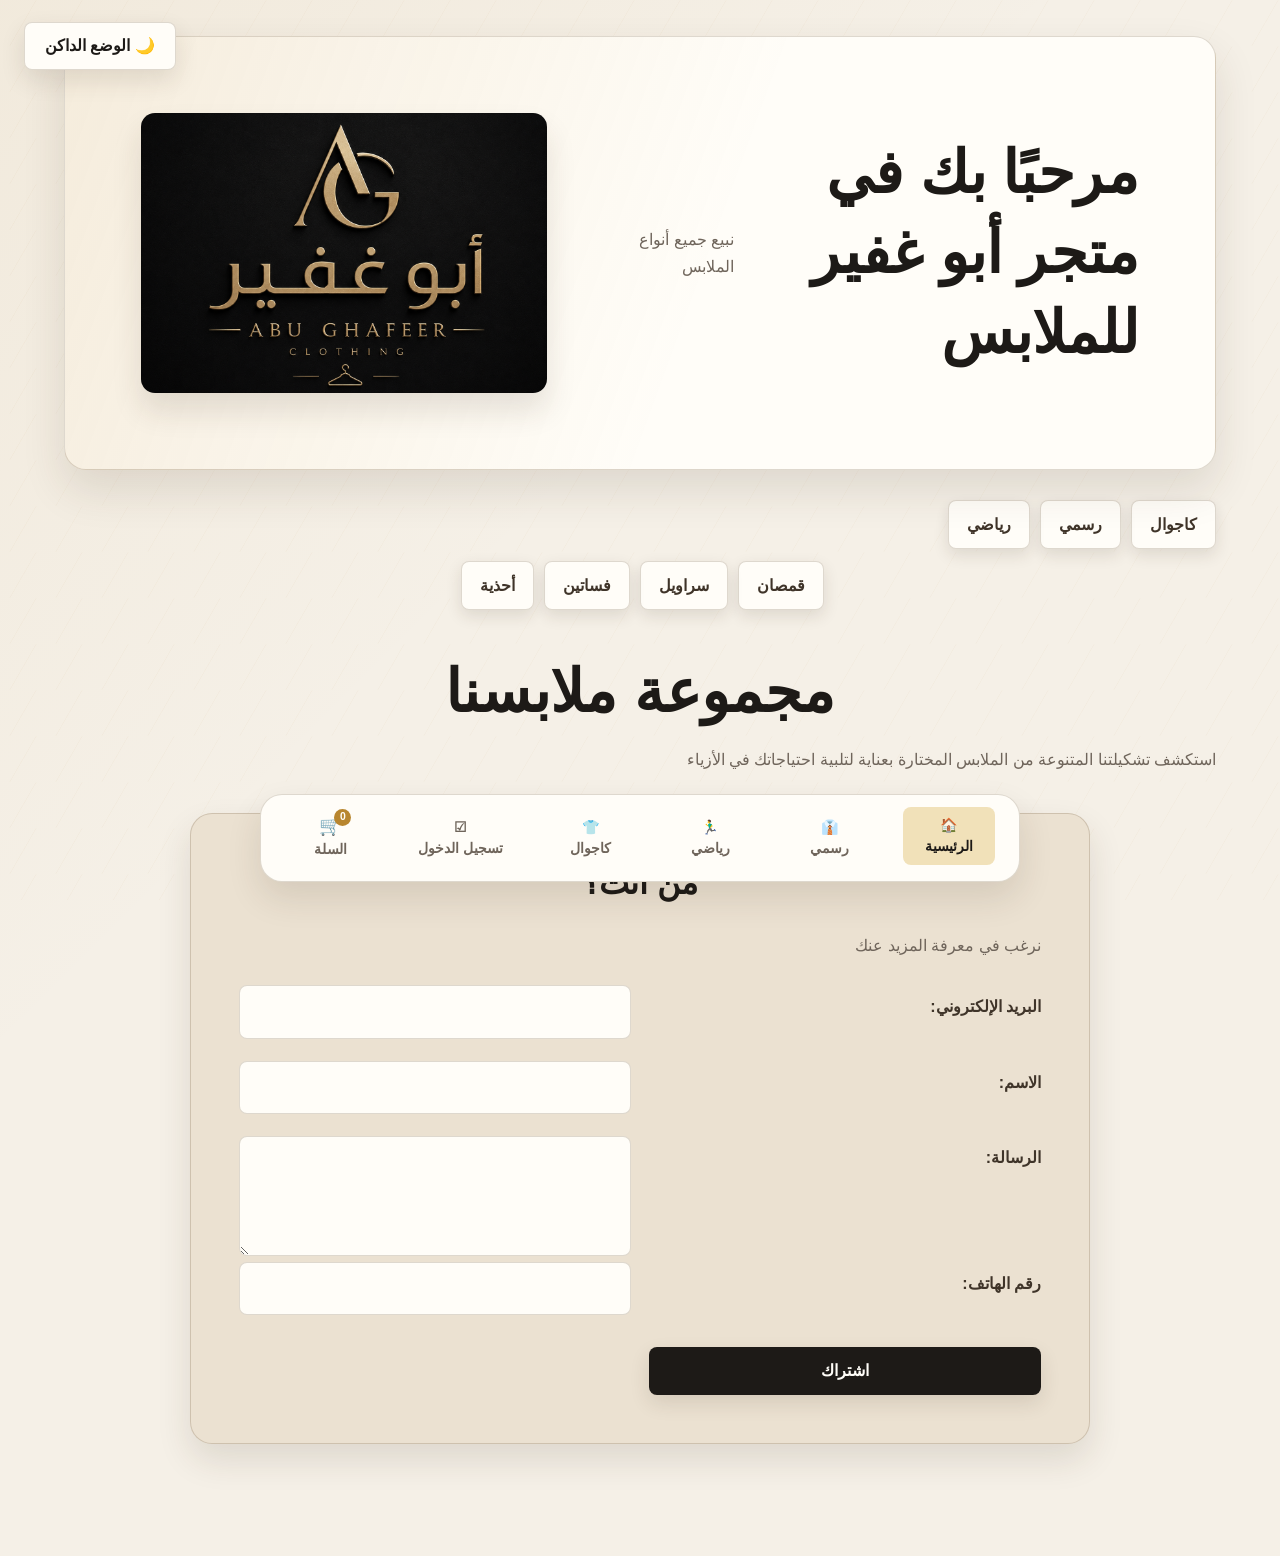
<file: index.html>
<!DOCTYPE  html>
<html>
    <head>
        <meta name="viewport" content="width=device-width, initial-scale=1.0">
        <title>متجر الملابس</title>
        <link rel="stylesheet" href="style.css">
    </head>
    <body>
 
       <div class="bottom-nav">
        <a href="index.html" class="nav-item active">
            <div class="icon">🏠</div>
            <span>الرئيسية</span>
        </a>
        <a href="formal.html" class="nav-item">
            <div class="icon">👔</div>
            <span>رسمي</span>
        </a>
        <a href="sport.html" class="nav-item">
            <div class="icon">🏃‍♂️</div>
            <span>رياضي</span>
        </a>
        <a href="informal.html" class="nav-item">
            <div class="icon">👕</div>
            <span>كاجوال</span>
        </a>
        <a href="open.html" class="nav-item">
            <div class="icon">☑</div>
            <span>تسجيل الدخول</span>
        </a>
       </div>
        <div id="hero">
          

        <h1>مرحبًا بك في متجر أبو غفير للملابس</h1>
        <p>نبيع جميع أنواع الملابس</p>
        
    <img src="a1.png" alt="صورة ملابس" >
</div>
        </div>
        <button id="themeBtn">🌙 الوضع الداكن</button>
        <ul class="a1">
            <li>كاجوال </li>
            <li>رسمي </li>
            <li>رياضي</li>
        </ul class="a1">
        <ul class="a2">
            <li>قمصان</li>
            <li>سراويل</li>
            <li>فساتين</li>
            <li>أحذية</li>
        </ul class="a2">
        <h1>مجموعة ملابسنا</h1>
        <p>استكشف تشكيلتنا المتنوعة من الملابس المختارة بعناية لتلبية احتياجاتك في الأزياء</p>

      <div>

     
 <h2>من أنت؟</h2>
     <p>نرغب في معرفة المزيد عنك</p>
        <form>
            <label for="email">البريد الإلكتروني:</label>
            <input type="email" id="email" name="email" required>
            <label for="name">الاسم:</label>
            <input type="text" id="name" name="name" required>
            <label for="message">الرسالة:</label>
            <textarea id="message" name="message" required></textarea>
            <label for="number">رقم الهاتف:</label>
            <input type="tel" id="number" name="number" required>
            <button type="submit">اشتراك</button>
        </form>
      </div>
      </section>
      
    <script src="script.js"></script>
</body>
</html>
</file>
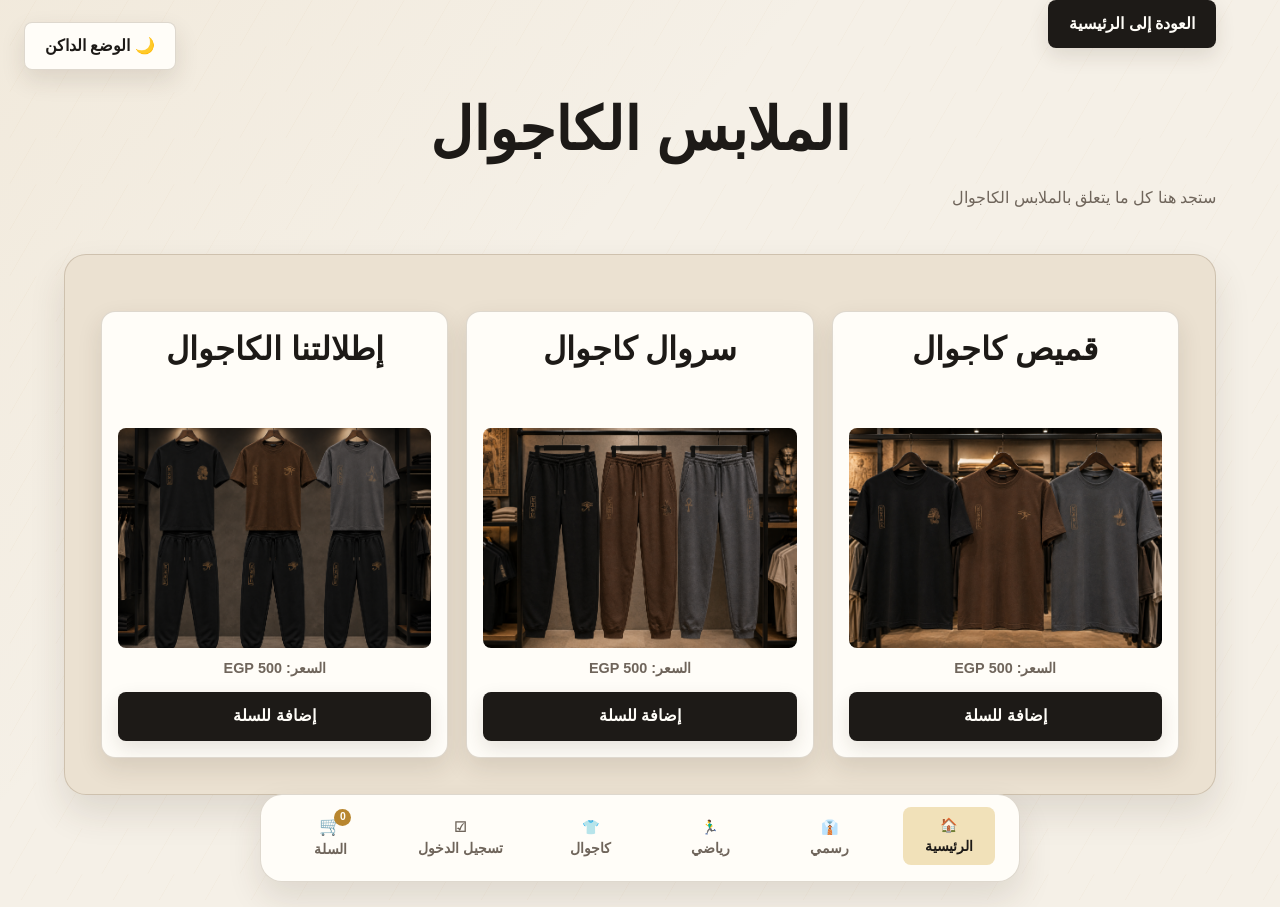
<file: informal.html>
<!DOCTYPE html>
<html lang="ar">
<head>
    <meta name="viewport" content="width=device-width, initial-scale=1.0">
    <title>ملابس كاجوال</title>
    <link rel="stylesheet" href="style.css">
</head>
<body>
    <div class="bottom-nav">
        <a href="index.html" class="nav-item active">
            <div class="icon">🏠</div>
            <span>الرئيسية</span>
        </a>
        <a href="formal.html" class="nav-item">
            <div class="icon">👔</div>
            <span>رسمي</span>
        </a>
        <a href="sport.html" class="nav-item">
            <div class="icon">🏃‍♂️</div>
            <span>رياضي</span>
        </a>
        <a href="informal.html" class="nav-item">
            <div class="icon">👕</div>
            <span>كاجوال</span>
        </a>
        <a href="open.html" class="nav-item">
            <div class="icon">☑</div>
            <span>تسجيل الدخول</span>
        </a>
       </div>
    <a href="index.html">
        <button>العودة إلى الرئيسية</button>
    </a>
    <button id="themeBtn">🌙 الوضع الداكن</button>
    <h1>الملابس الكاجوال</h1>
    <p>ستجد هنا كل ما يتعلق بالملابس الكاجوال</p>
    <section id="cards" class="cards section">
        <div class="cards-container">
            <div class="card">
                <h2>قميص كاجوال</h2>
                <img src="f1.png" height="200">
            </div>
            <div class="card">
                <h2>سروال كاجوال</h2>
                <img src="f2.png" height="200">
            </div>
            <div class="card">
                <h2>إطلالتنا الكاجوال</h2>
                <img src="f3.png" height="200">
            </div>
        </div>
    </section>
    <script src="script.js"></script>
</body>
</html>
</file>
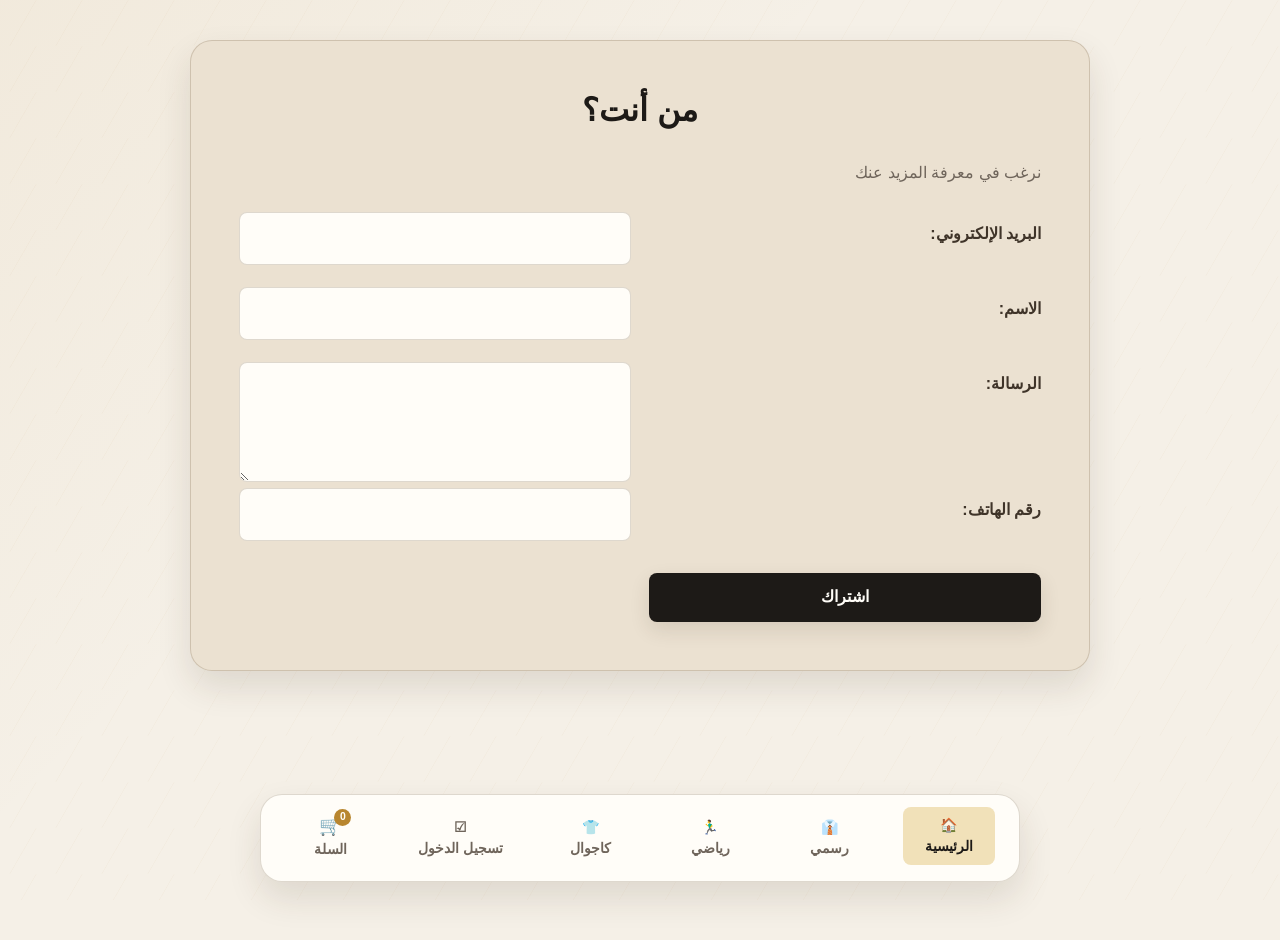
<file: open.html>
<!DOCTYPE html>
<html lang="en">
<head>
    <meta charset="UTF-8">
    <meta name="viewport" content="width=device-width, initial-scale=1.0">
    <title>Document</title>
    <link rel="stylesheet" href="style.css">
</head>
<body>
    <div class="bottom-nav">
        <a href="index.html" class="nav-item active">
            <div class="icon">🏠</div>
            <span>الرئيسية</span>
        </a>
        <a href="formal.html" class="nav-item">
            <div class="icon">👔</div>
            <span>رسمي</span>
        </a>
        <a href="sport.html" class="nav-item">
            <div class="icon">🏃‍♂️</div>
            <span>رياضي</span>
        </a>
        <a href="informal.html" class="nav-item">
            <div class="icon">👕</div>
            <span>كاجوال</span>
        </a>
        <a href="open.html" class="nav-item">
            <div class="icon">☑</div>
            <span>تسجيل الدخول</span>
        </a>
       </div>
    <div>
 <h2>من أنت؟</h2>
     <p>نرغب في معرفة المزيد عنك</p>
        <form>
            <label for="email">البريد الإلكتروني:</label>
            <input type="email" id="email" name="email" required>
            <label for="name">الاسم:</label>
            <input type="text" id="name" name="name" required>
            <label for="message">الرسالة:</label>
            <textarea id="message" name="message" required></textarea>
            <label for="number">رقم الهاتف:</label>
            <input type="tel" id="number" name="number" required>
            <button type="submit">اشتراك</button>
        </form>
      </div>
        <script src="script.js"></script>
</body>
</html>
</file>
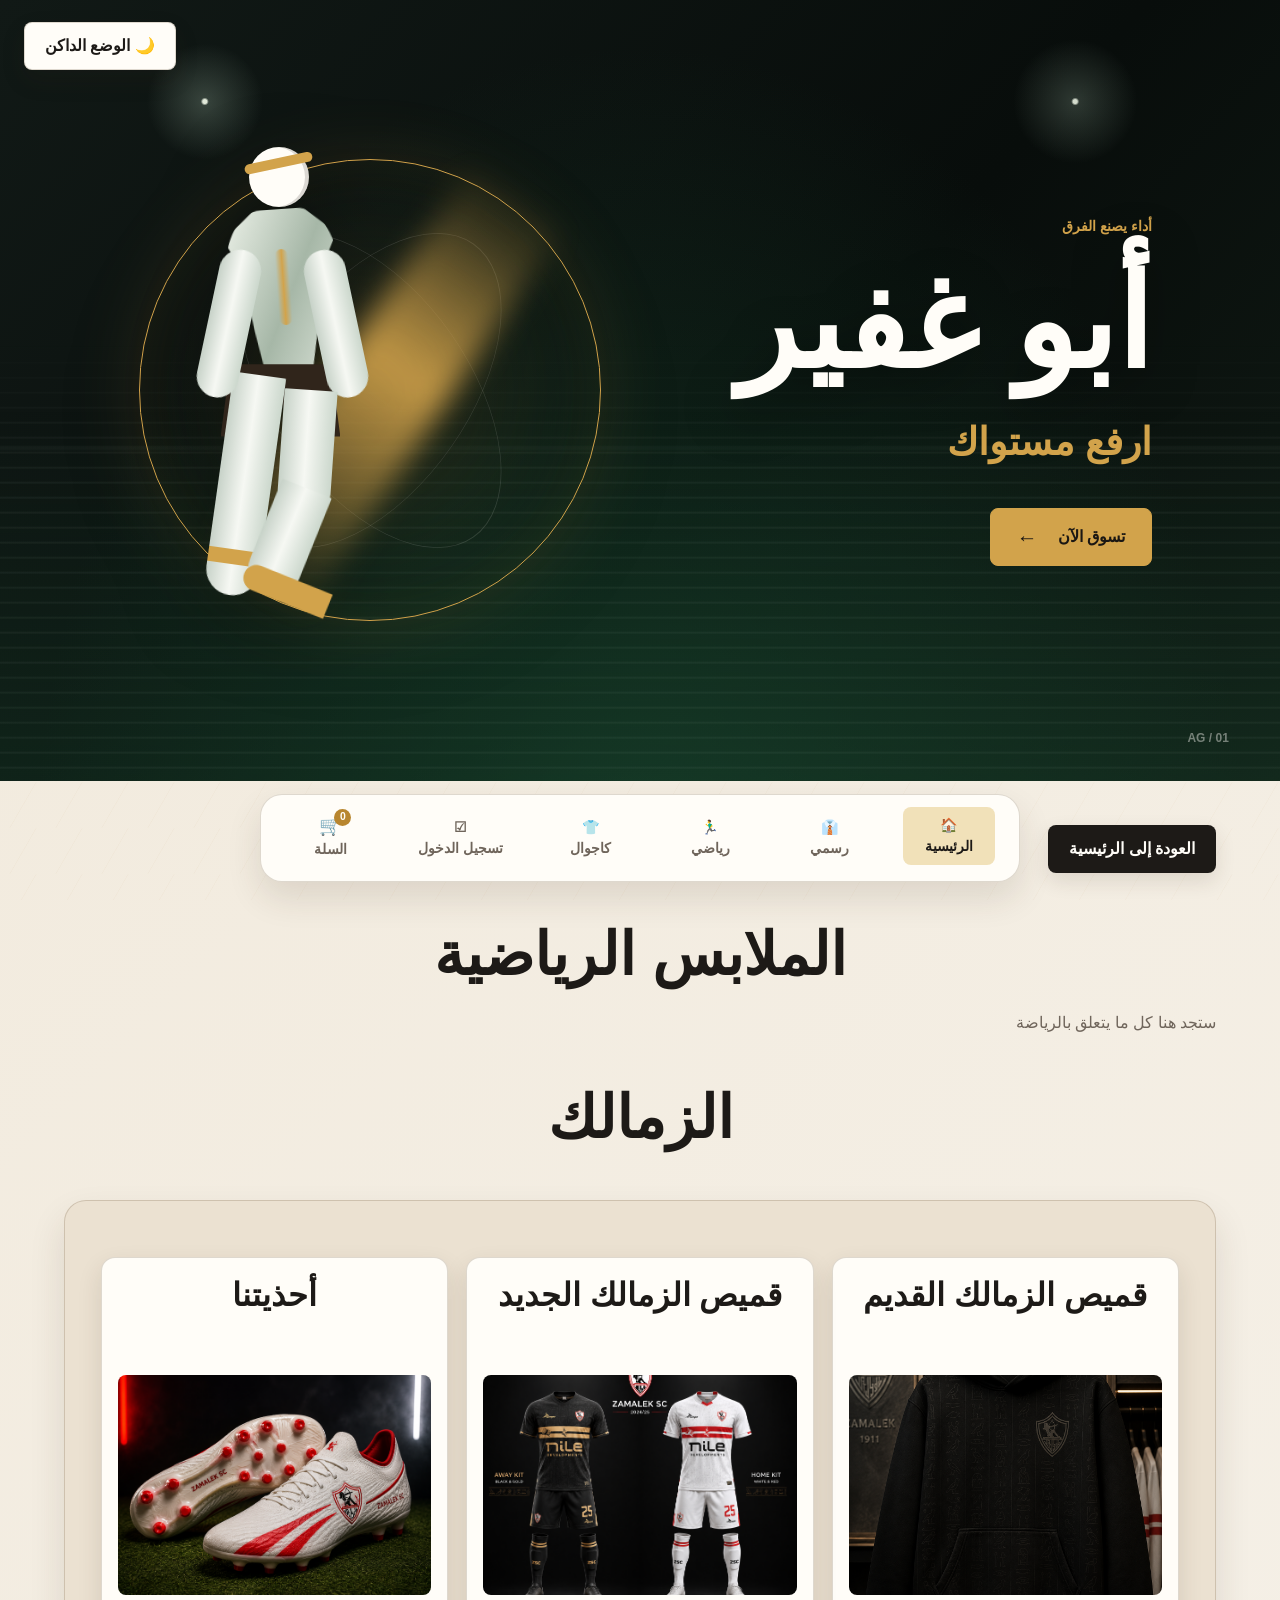
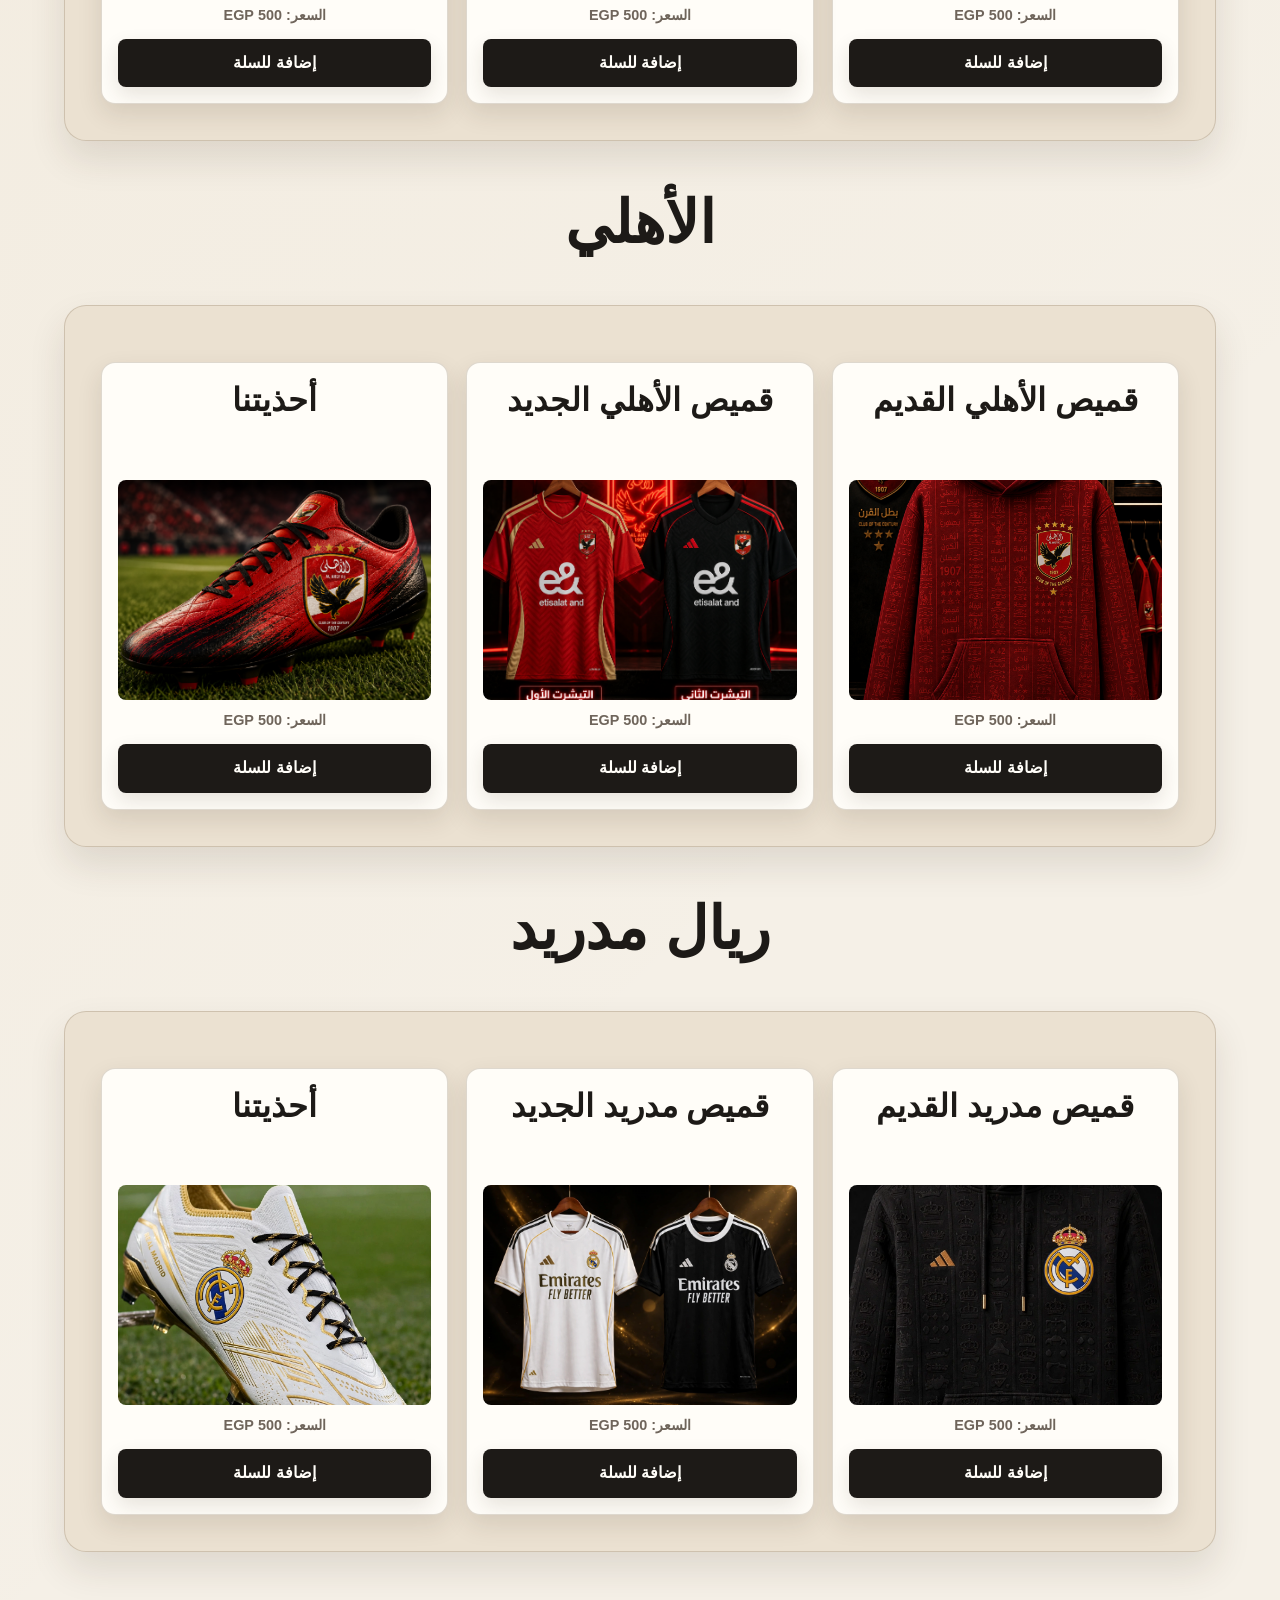
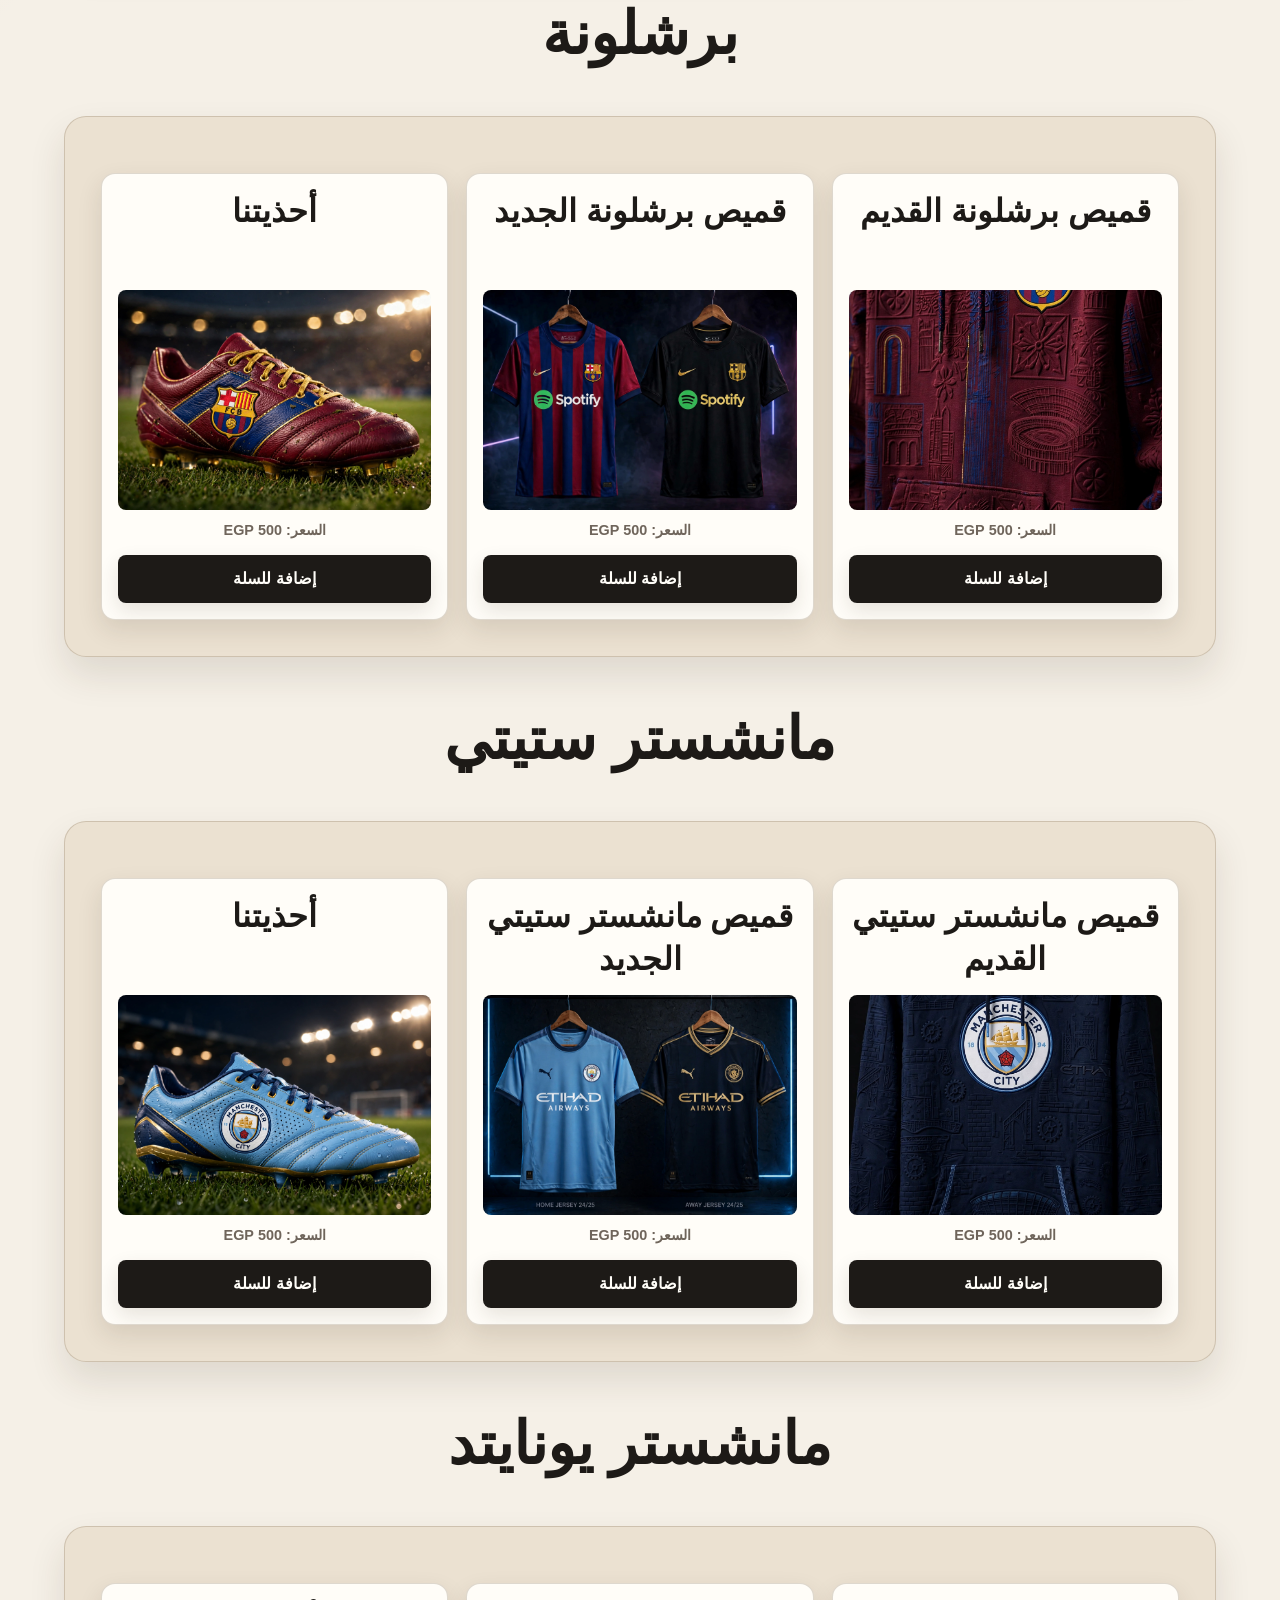
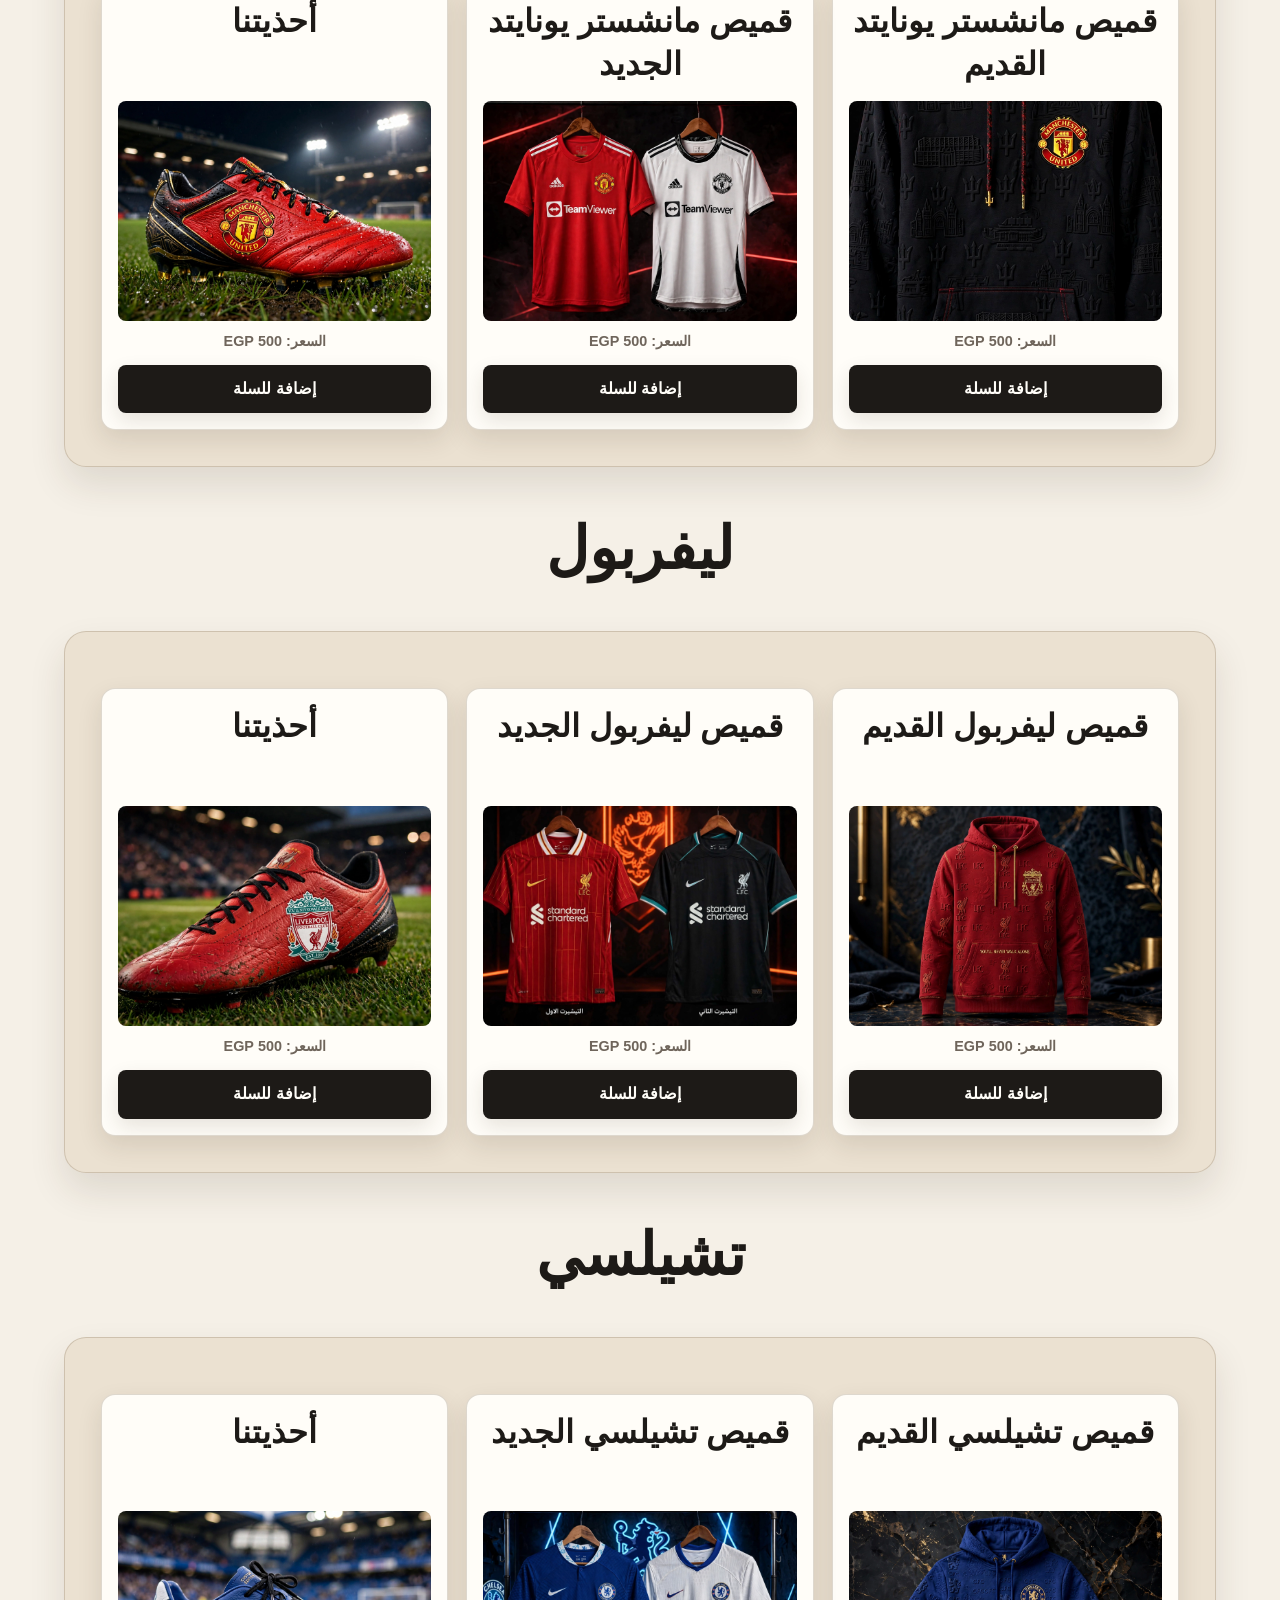
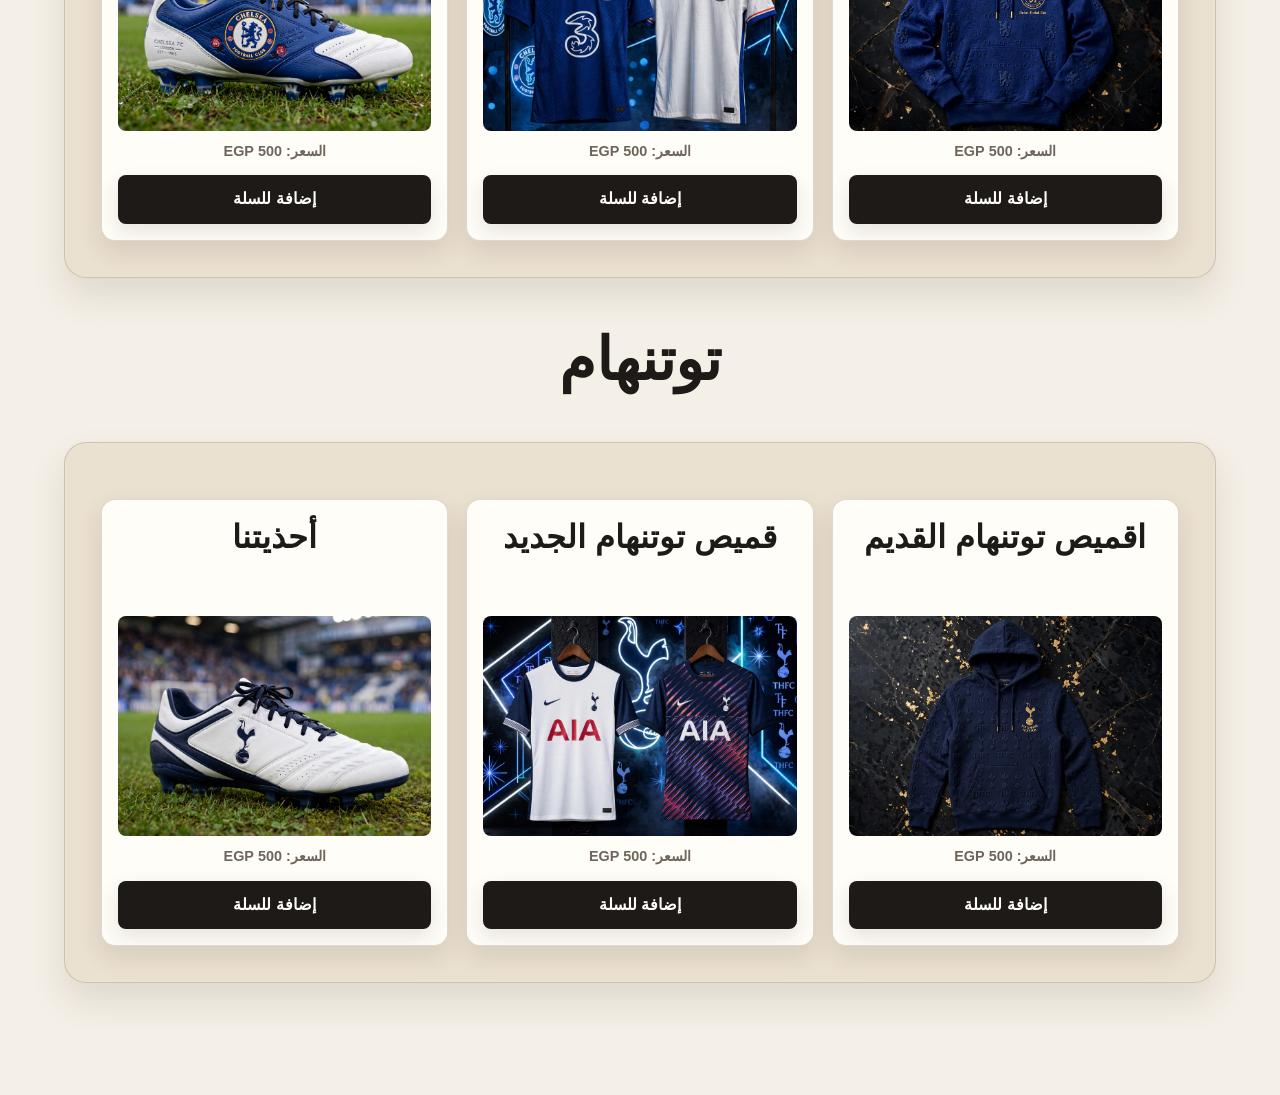
<file: sport.html>
<!DOCTYPE html>
<html lang="ar">
<head>
  <meta name="viewport" content="width=device-width, initial-scale=1.0">
    <link rel="stylesheet" href="style.css">
    <title>ملابس رياضية</title>
</head>
<body>
  <section class="sport-hero" aria-labelledby="sport-hero-title">
    <div class="sport-hero__content">
      <p class="sport-hero__eyebrow">أداء يصنع الفرق</p>
      <h1 class="sport-hero__title" id="sport-hero-title">أبو غفير</h1>
      <p class="sport-hero__slogan">ارفع مستواك</p>
      <a class="sport-hero__button" href="#cards">تسوق الآن <span aria-hidden="true">←</span></a>
    </div>
    <!-- PLAYER MEDIA PLACEHOLDER: Replace the CSS action figure with original, locally supplied football footage. -->
    <div class="sport-hero__visual" aria-hidden="true">
      <span class="sport-hero__runner">
        <span class="sport-hero__head"></span>
        <span class="sport-hero__torso"></span>
        <span class="sport-hero__shorts"></span>
        <span class="sport-hero__arm sport-hero__arm--back"></span>
        <span class="sport-hero__arm sport-hero__arm--front"></span>
        <span class="sport-hero__support-leg"></span>
        <span class="sport-hero__kick-leg"><span class="sport-hero__kick-calf"><span class="sport-hero__boot"></span></span></span>
      </span>
      <span class="sport-hero__ball"><span></span></span>
      <span class="sport-hero__ring"></span>
      <span class="sport-hero__slash"></span>
      <span class="sport-hero__glow"></span>
    </div>
    <span class="sport-hero__index" aria-hidden="true">AG / 01</span>
  </section>
    
    <div class="bottom-nav">
        <a href="index.html" class="nav-item active">
            <div class="icon">🏠</div>
            <span>الرئيسية</span>
        </a>
        <a href="formal.html" class="nav-item">
            <div class="icon">👔</div>
            <span>رسمي</span>
        </a>
        <a href="sport.html" class="nav-item">
            <div class="icon">🏃‍♂️</div>
            <span>رياضي</span>
        </a>
        <a href="informal.html" class="nav-item">
            <div class="icon">👕</div>
            <span>كاجوال</span>
        </a>
        <a href="open.html" class="nav-item">
            <div class="icon">☑</div>
            <span>تسجيل الدخول</span>
        </a>
       </div>
    <a href="index.html">
        <button>العودة إلى الرئيسية</button>
    </a>
     <button id="themeBtn">🌙 الوضع الداكن</button>
    <h1>الملابس الرياضية</h1>
    <p>ستجد هنا كل ما يتعلق بالرياضة</p>
    <h1>الزمالك</h1>
      <section id="cards" class="cards section">
            <div class="cards-container">
                
                <div class="card">
    <h2>قميص الزمالك القديم</h2>
      <img src="z1.png" height="200">
        </div>
<div class="card">
    <h2>قميص الزمالك الجديد</h2>
    <img src="z2.png" height="200">
</div>
<div class="card">
    <h2>أحذيتنا</h2>
    <img src="z3.png" height="200">
    
</div>
            </div>
      </section>
    <h1>الأهلي</h1>
      <section id="cards" class="cards section">
      <div class="cards-container">
        
        <div class="card">
            <h2>قميص الأهلي القديم</h2>
            <img src="n1.png" height="200">
        </div>
        <div class="card">
            <h2>قميص الأهلي الجديد</h2>
            <img src="n2.png" height="200">
        </div>
        <div class="card">
            <h2>أحذيتنا</h2>
            <img src="n3.png" height="200">
        </div>
      </div>
        </section>
           <h1>ريال مدريد</h1>
      <section id="cards" class="cards section">
            <div class="cards-container">
                
                <div class="card">
    <h2>قميص مدريد القديم</h2>
      <img src="m1.webp" height="200">
        </div>
<div class="card">
    <h2>قميص مدريد الجديد</h2>
    <img src="m2.webp" height="200">
</div>
<div class="card">
    <h2>أحذيتنا</h2>
    <img src="m3.webp" height="200">
    
</div>
            </div>
      </section>
      <h1>برشلونة</h1>
      
      <section id="cards" class="cards section">
        <div class="cards-container">
          <div class="card">
            <h2>قميص برشلونة القديم</h2>
            <img src="br.webp" height="200">
          </div>
          <div class="card">
            <h2>قميص برشلونة الجديد</h2>
            <img src="br2.webp" height="200">
          </div>
          <div class="card">
            <h2>أحذيتنا</h2>
            <img src="br3.webp" height="200">
          </div>
        </div>
      </section>
      <h1>مانشستر ستيتي</h1>
      <section id="cards" class="cards section">
        <div class="cards-container">
            <div class="card">
               
                <h2>قميص مانشستر ستيتي القديم</h2>
                <img src="ms1.webp" height="200">
            </div>
            <div class="card">
                <h2>قميص مانشستر ستيتي الجديد</h2>
                <img src="ms2.webp" height="200">
            </div>
            <div class="card">
                <h2>أحذيتنا</h2>
                <img src="ms3.webp" height="200">
            </div>
        </div>
      </section>
      <h1>مانشستر يونايتد</h1>
      <section id="cards" class="cards section">
        <div class="cards-container">
            <div class="card">
               
                <h2>قميص مانشستر يونايتد القديم</h2>
                <img src="mu1.webp" height="200">
            </div>
            <div class="card">
                <h2>قميص مانشستر يونايتد الجديد</h2>
                <img src="mu2.webp" height="200">
            </div>
            <div class="card">
                <h2>أحذيتنا</h2>
                <img src="mu3.webp" height="200">
            </div>
        </div>
      </section>
      <h1>ليفربول</h1>
      <section id="carrds" class="cards section">
        <div class="cards-container">
            <div class="card">
               
                <h2>قميص ليفربول القديم</h2>
                <img src="l1.webp" height="200">
            </div>
            <div class="card">
                <h2>قميص ليفربول الجديد</h2>
                <img src="l2.webp" height="200">
            </div>
            <div class="card">
                <h2>أحذيتنا</h2>
                <img src="l3.webp" height="200">
            </div>
        </div>
      </section>
      <h1>تشيلسي</h1>
      <section id="cards" class="cards section">
        <div class="cards-container">
            <div class="card">
                
                <h2>قميص تشيلسي القديم</h2>
                <img src="ch1.webp" height="200">
            </div>
            <div class="card">
                <h2>قميص تشيلسي الجديد</h2>
                <img src="ch2.webp" height="200">
            </div>
            <div class="card">
                <h2>أحذيتنا</h2>
                <img src="ch3.webp" height="200">
            </div>
        </div>
      </section>
      <h1>توتنهام</h1>
      <section id="cards" class="cards section">
        <div class="cards-container">
            
            <div class="card">
                
                <h2>  اقميص توتنهام القديم</h2>
                <img src="t1.webp" height="200">
            </div>
            <div class="card">
                <h2>قميص توتنهام الجديد</h2>
                <img src="t2.webp" height="200">
            </div>
            <div class="card">
                <h2>أحذيتنا</h2>
                <img src="t3.webp" height="200">
            </div>
        </div>
        </section>

      <script src="script.js"></script>
</body>
</html>
</file>
<file: style.css>
h1 {
            color: blue;
            font-size: 36px;
            text-align: center;
            line-height: 1.5;
        }
body {
            font-family: Arial, sans-serif;
            background-color: lightgray;
            margin: 0;
            padding: 0;
            direction: rtl;
            text-align: right;
        }
        body.dark{
            background-color: rgba(0, 0, 0, 0.826);
            color: white;
        }
        label {
            display: block;
            margin-bottom: 8px;
            font-weight: bold;
            line-height: 1.5;
            display: block;

        }
        input{

            width: 100%;
            padding: 8px;
            margin-bottom: 16px;
            border: 1px solid #ccc;
            border-radius: 6px;
            line-height: 1.5;
        }
        input:focus {
            outline: none;
            border-color: blue;
            background-color: #e19696;
        }
        h2 {
            color: blue;
            font-size: 28px;
            text-align: center;
            line-height: 1.5;
        }
        button {
            background-color: blue;
            color: white;
            padding: 12px 20px;
            border: none;
            border-radius: 8px;
            cursor: pointer;
            line-height: 1.5;
            cursor: pointer;
            transition:0.3s;
        }
        button:hover {
            background-color: #f2f2f2;
        }
        a {
            color: blue;
            text-decoration: none;
            line-height: 1.5;
        }
        a:hover {
            color: #f2f2f2;
        }

        ul.a1 {
            list-style-type: none;
            padding: 5px;
            margin-left: 90%;
            background-color: #f2f2f2;
            text-align:right;
            border:2px solid blue;
            color: gold;

        }    
        ul.a2 {
            list-style-type: none;
            padding:5px;
            margin-right: 90%;
            background-color: #f2f2f2;
            text-align:left;
            border:2px solid blue;
            color: gold;
        }
        .card {
            background-color: #f2f2f2;
            padding: 20px;
            margin-top: 20px;
            border-radius: 8px;
            width:33%;
        }
        .card img {
            width: 100%;
            height: 200px;
            border-radius: 8px; 
            box-sizing: border-box;
        }
        .cards-container {
            display: flex;
            gap: 8px;
           
        }
        section {
            padding: 8px;
            margin-top: 40px;
            background-color: goldenrod;
        }
        #hero{
            background-color: goldenrod;
            padding: 32px;
            border-radius: 12px;
            align-items:center ;
            display: flex;
            gap: 32px;
            position: relative;
        }
        .bottom-nav{
            position: fixed;
            bottom: 0;
            left: 0;
            width: 100%;
            background-color: rgba(211, 211, 211, 0.356);
            padding: 10px 20px;
            display: flex;
            justify-content: space-around;
            align-items: center;
            border-top: 2px solid #ccc;
            z-index: 1000;
        }

/* نظام الهوية البصرية الفاخر */
:root {
    --color-primary: #1d1a17;
    --color-secondary: #3f3429;
    --color-background: #f5f0e7;
    --color-background-alt: #ebe1d1;
    --color-surface: #fffdf8;
    --color-surface-muted: #e9dfd0;
    --color-text: #211d19;
    --color-muted: #6f655b;
    --color-accent: #b8862f;
    --color-accent-bright: #d2a34b;
    --color-accent-soft: #f1e1b9;
    --color-border: rgba(91, 68, 36, 0.2);
    --color-shadow: rgba(55, 39, 22, 0.12);
    --color-button-text: #fffdf8;
    --radius-sm: 8px;
    --radius-md: 14px;
    --radius-lg: 22px;
    --transition: 220ms ease;
}

body.dark {
    --color-primary: #f5eddf;
    --color-secondary: #d7c5a9;
    --color-background: #171411;
    --color-background-alt: #211c17;
    --color-surface: #27211b;
    --color-surface-muted: #31291f;
    --color-text: #f8f0e3;
    --color-muted: #c0b3a1;
    --color-accent: #d4a64e;
    --color-accent-bright: #e2bc70;
    --color-accent-soft: #4b3920;
    --color-border: rgba(225, 190, 115, 0.24);
    --color-shadow: rgba(0, 0, 0, 0.28);
    --color-button-text: #1b1713;
}

* {
    box-sizing: border-box;
}

html {
    scroll-behavior: smooth;
}

body {
    min-height: 100vh;
    margin: 0;
    padding: 0 5vw 112px;
    direction: rtl;
    text-align: right;
    color: var(--color-text);
    background: linear-gradient(135deg, rgba(184, 134, 47, 0.06), transparent 38%), var(--color-background);
    font-family: "Cairo", "Noto Kufi Arabic", Tahoma, sans-serif;
    line-height: 1.7;
    transition: background-color var(--transition), color var(--transition);
}

body::before {
    position: fixed;
    inset: 0;
    z-index: -1;
    content: "";
    pointer-events: none;
    opacity: 0.5;
    background-image: linear-gradient(120deg, transparent 49%, rgba(184, 134, 47, 0.08) 50%, transparent 51%);
    background-size: 46px 46px;
    animation: none;
}

body::after {
    display: none;
}

h1,
h2,
p {
    margin-top: 0;
}

h1,
h2 {
    color: var(--color-primary);
    line-height: 1.35;
    transition: color var(--transition);
}

h1 {
    max-width: 900px;
    margin: 42px auto 14px;
    font-size: clamp(2rem, 5vw, 3.7rem);
    text-align: center;
}

h2 {
    font-size: clamp(1.35rem, 2.5vw, 2rem);
}

p {
    max-width: 760px;
    color: var(--color-muted);
    transition: color var(--transition);
}

a {
    color: var(--color-accent);
    text-decoration: none;
    transition: color var(--transition), opacity var(--transition);
}

a:hover {
    color: var(--color-accent-bright);
}

button {
    border: 1px solid transparent;
    border-radius: var(--radius-sm);
    padding: 12px 20px;
    color: var(--color-button-text);
    background: var(--color-primary);
    font: inherit;
    font-weight: 700;
    line-height: 1.4;
    cursor: pointer;
    box-shadow: 0 8px 20px var(--color-shadow);
    transition: color var(--transition), background-color var(--transition), border-color var(--transition), transform var(--transition), box-shadow var(--transition);
}

button:hover {
    color: var(--color-button-text);
    background: var(--color-accent);
    border-color: var(--color-accent-bright);
    transform: translateY(-2px);
    box-shadow: 0 12px 24px var(--color-shadow);
}

button:focus-visible,
a:focus-visible,
input:focus-visible,
textarea:focus-visible {
    outline: 3px solid var(--color-accent-bright);
    outline-offset: 3px;
}

#themeBtn {
    position: fixed;
    top: 22px;
    left: 24px;
    z-index: 1100;
    border-color: var(--color-border);
    color: var(--color-primary);
    background: var(--color-surface);
    box-shadow: 0 10px 24px var(--color-shadow);
}

#themeBtn:hover {
    color: var(--color-primary);
    background: var(--color-accent-soft);
}

.bottom-nav {
    right: 50%;
    bottom: 18px;
    width: min(760px, calc(100% - 32px));
    padding: 10px;
    border: 1px solid var(--color-border);
    border-radius: var(--radius-lg);
    background: var(--color-surface);
    box-shadow: 0 16px 34px var(--color-shadow);
    transform: translateX(50%);
    transition: background-color var(--transition), border-color var(--transition), box-shadow var(--transition);
}

.nav-item {
    min-width: 92px;
    padding: 8px 14px;
    border-radius: var(--radius-sm);
    color: var(--color-muted);
    font-size: 0.88rem;
    font-weight: 700;
    text-align: center;
    transition: color var(--transition), background-color var(--transition), transform var(--transition);
}

.nav-item:hover,
.nav-item.active {
    color: var(--color-primary);
    background: var(--color-accent-soft);
    transform: translateY(-2px);
}

#hero {
    min-height: 360px;
    gap: clamp(24px, 5vw, 72px);
    max-width: 1280px;
    margin: 36px auto 20px;
    padding: clamp(30px, 6vw, 76px);
    overflow: hidden;
    border: 1px solid var(--color-border);
    border-radius: var(--radius-lg);
    background: linear-gradient(110deg, rgba(184, 134, 47, 0.14), transparent 56%), var(--color-surface);
    box-shadow: 0 20px 44px var(--color-shadow);
    transition: background-color var(--transition), border-color var(--transition), box-shadow var(--transition);
}

#hero h1 {
    flex: 1 1 42%;
    margin: 0;
    text-align: right;
}

#hero p {
    right: clamp(30px, 6vw, 76px);
    bottom: 32px;
    margin: 0;
}

#hero img {
    flex: 1 1 50%;
    width: min(700px, 55%);
    height: 280px;
    border-radius: var(--radius-md);
    object-fit: cover;
    box-shadow: 0 18px 30px var(--color-shadow);
    transition: transform var(--transition), filter var(--transition);
}

#hero img:hover {
    filter: saturate(1.08);
    transform: scale(1.015);
}

.sport-hero {
    position: relative;
    isolation: isolate;
    display: grid;
    grid-template-columns: minmax(0, 1fr) minmax(280px, 0.9fr);
    align-items: center;
    min-height: min(760px, 92svh);
    width: calc(100% + 10vw);
    margin: 0 -5vw 44px;
    padding: clamp(48px, 9vw, 120px) clamp(28px, 10vw, 150px);
    overflow: hidden;
    color: #f7f8f3;
    background:
        radial-gradient(circle at 16% 13%, rgba(247, 255, 238, 0.9) 0 2px, rgba(204, 236, 212, 0.2) 4px, transparent 58px),
        radial-gradient(circle at 84% 13%, rgba(247, 255, 238, 0.85) 0 2px, rgba(204, 236, 212, 0.18) 4px, transparent 62px),
        radial-gradient(ellipse at 50% 112%, rgba(30, 86, 57, 0.48), transparent 67%),
        repeating-linear-gradient(180deg, transparent 0 57%, rgba(221, 247, 225, 0.035) 57.2% 57.5%, transparent 57.8% 60%),
        linear-gradient(132deg, #111916 0%, #080d0b 58%, #101a14 100%);
}

.sport-hero::before {
    position: absolute;
    z-index: -1;
    inset: 0;
    content: "";
    opacity: 0.5;
    background:
        linear-gradient(112deg, transparent 19%, rgba(221, 247, 225, 0.08) 27%, transparent 39%),
        linear-gradient(248deg, transparent 66%, rgba(221, 247, 225, 0.07) 74%, transparent 85%),
        linear-gradient(105deg, transparent 35%, rgba(210, 163, 75, 0.12) 35.2%, transparent 35.7%);
    transform: translateX(-100%);
    animation: sport-hero-streak 1.3s 0.25s ease-out forwards;
}

.sport-hero::after {
    position: absolute;
    z-index: -1;
    inset: 42% 0 0;
    content: "";
    background:
        repeating-linear-gradient(0deg, transparent 0 12px, rgba(225, 244, 228, 0.06) 13px, transparent 15px),
        linear-gradient(0deg, rgba(26, 77, 50, 0.3), transparent 82%);
    mask-image: linear-gradient(transparent, #000 30%);
    pointer-events: none;
}

.sport-hero__content {
    z-index: 1;
    max-width: 600px;
    animation: sport-hero-enter 700ms 100ms both cubic-bezier(0.2, 0.7, 0.2, 1);
}

.sport-hero__eyebrow {
    margin: 0 0 18px;
    color: var(--color-accent-bright);
    font-size: 0.9rem;
    font-weight: 800;
    letter-spacing: 0;
}

.sport-hero__title {
    margin: 0;
    color: #fffdf8;
    font-size: clamp(4rem, 10vw, 8.5rem);
    font-weight: 900;
    line-height: 1.05;
    text-align: right;
    text-shadow: 0 14px 50px rgba(0, 0, 0, 0.38);
}

.sport-hero__slogan {
    margin: 18px 0 34px;
    color: var(--color-accent-bright);
    font-size: clamp(1.5rem, 3vw, 2.4rem);
    font-weight: 800;
}

.sport-hero__button {
    display: inline-flex;
    align-items: center;
    gap: 20px;
    min-height: 58px;
    padding: 0 26px;
    border: 1px solid var(--color-accent-bright);
    border-radius: var(--radius-sm);
    color: #1b1713;
    background: var(--color-accent-bright);
    font-size: 1rem;
    font-weight: 900;
    transition: color 220ms ease, background-color 220ms ease, transform 220ms ease, box-shadow 220ms ease;
}

.sport-hero__button span {
    font-size: 1.3rem;
    transition: transform 220ms ease;
}

.sport-hero__button:hover {
    color: var(--color-accent-bright);
    background: transparent;
    box-shadow: 0 0 30px rgba(210, 163, 75, 0.2);
    transform: translateY(-4px);
}

.sport-hero__button:hover span {
    transform: translateX(-5px);
}

.sport-hero__visual {
    position: relative;
    justify-self: center;
    width: min(43vw, 580px);
    aspect-ratio: 1;
    filter: drop-shadow(0 22px 38px rgba(0, 0, 0, 0.35));
    animation: sport-hero-enter 900ms 180ms both cubic-bezier(0.2, 0.7, 0.2, 1);
}

.sport-hero__runner {
    position: absolute;
    z-index: 2;
    bottom: 4%;
    left: 1%;
    width: 64%;
    height: 94%;
    opacity: 0;
    transform: translateX(-120%);
    animation: sport-hero-run-in 4.6s 250ms 1 both cubic-bezier(0.2, 0.75, 0.25, 1);
}

.sport-hero__head,
.sport-hero__torso,
.sport-hero__arm,
.sport-hero__support-leg,
.sport-hero__kick-leg,
.sport-hero__kick-calf,
.sport-hero__boot {
    position: absolute;
    display: block;
}

.sport-hero__head {
    top: 4%;
    left: 42%;
    width: 17%;
    aspect-ratio: 1;
    border-radius: 50%;
    background: #fffdf8;
    box-shadow: inset -4px 0 rgba(33, 28, 23, 0.16);
}

.sport-hero__head::after {
    position: absolute;
    top: 19%;
    left: -8%;
    width: 116%;
    height: 17%;
    border-radius: 999px;
    background: var(--color-accent-bright);
    content: "";
    transform: rotate(-12deg);
}

.sport-hero__torso {
    top: 16%;
    left: 36%;
    width: 32%;
    height: 35%;
    border-radius: 34% 34% 24% 24%;
    background: linear-gradient(115deg, #edf2e9, #a6b7a7 52%, #e2e9df);
    clip-path: polygon(28% 0, 72% 0, 100% 15%, 86% 33%, 78% 67%, 68% 100%, 32% 100%, 22% 67%, 14% 33%, 0 15%);
    transform: rotate(-4deg);
    animation: sport-hero-torso-settle 4.6s 250ms 1 both ease-out;
}

.sport-hero__torso::after {
    position: absolute;
    top: 22%;
    left: 44%;
    width: 12%;
    height: 42%;
    border-radius: 999px;
    background: linear-gradient(90deg, transparent, var(--color-accent-bright), transparent);
    content: "";
}

.sport-hero__shorts {
    position: absolute;
    z-index: 2;
    top: 46%;
    left: 34%;
    width: 34%;
    height: 14%;
    background: #30251b;
    clip-path: polygon(8% 0, 92% 0, 100% 100%, 60% 100%, 50% 45%, 40% 100%, 0 100%);
}

.sport-hero__arm {
    top: 24%;
    z-index: 3;
    width: 12%;
    height: 29%;
    border-radius: 999px;
    background: linear-gradient(90deg, #c7d2c8, #f6f8f3 48%, #cbd7cc);
    transform-origin: 50% 8%;
}

.sport-hero__arm--back {
    left: 34%;
    transform: rotate(12deg);
    animation: sport-hero-arm-back-settle 4.6s 250ms 1 both ease-out;
}

.sport-hero__arm--front {
    left: 57%;
    transform: rotate(-12deg);
    animation: sport-hero-arm-front-settle 4.6s 250ms 1 both ease-out;
}

.sport-hero__support-leg {
    top: 48%;
    z-index: 2;
    left: 37%;
    width: 15%;
    height: 43%;
    border-radius: 46% 44% 999px 999px;
    background: linear-gradient(90deg, #c7d2c8, #f6f8f3 48%, #cbd7cc);
    transform: rotate(8deg);
    transform-origin: 50% 8%;
    animation: sport-hero-support-settle 4.6s 250ms 1 both ease-out;
}

.sport-hero__support-leg::after {
    position: absolute;
    right: 0;
    bottom: 14%;
    left: 0;
    height: 7%;
    background: var(--color-accent-bright);
    content: "";
}

.sport-hero__kick-leg {
    top: 51%;
    z-index: 3;
    left: 52%;
    width: 15%;
    height: 25%;
    border-radius: 46% 44% 999px 999px;
    background: linear-gradient(90deg, #c7d2c8, #f6f8f3 48%, #cbd7cc);
    transform: rotate(4deg);
    transform-origin: 50% 8%;
    animation: sport-hero-kick 4.6s 250ms 1 both ease-in-out;
}

.sport-hero__kick-calf {
    top: 76%;
    left: 0;
    width: 100%;
    height: 87%;
    border-radius: 46% 44% 999px 999px;
    background: linear-gradient(90deg, #c7d2c8, #f6f8f3 48%, #cbd7cc);
    transform: rotate(18deg);
    transform-origin: 50% 8%;
}

.sport-hero__boot {
    right: -70%;
    bottom: -2%;
    width: 170%;
    height: 23%;
    border-radius: 999px 45% 45% 999px;
    background: var(--color-accent-bright);
}

.sport-hero__ball {
    position: absolute;
    z-index: 3;
    bottom: 24%;
    left: 72%;
    display: grid;
    width: 9%;
    aspect-ratio: 1;
    place-items: center;
    border: 2px solid #fffdf8;
    border-radius: 50%;
    background: #fffdf8;
    box-shadow: 0 0 22px rgba(210, 163, 75, 0.65);
    animation: sport-hero-shot 4.6s 250ms 1 both linear;
}

.sport-hero__ball span {
    width: 38%;
    aspect-ratio: 1;
    background: #211c17;
    clip-path: polygon(50% 0, 100% 35%, 81% 100%, 19% 100%, 0 35%);
}

.sport-hero__ring {
    position: absolute;
    inset: 8%;
    border: 1px solid var(--color-accent-bright);
    border-radius: 50%;
    box-shadow: 0 0 70px rgba(210, 163, 75, 0.12), inset 0 0 70px rgba(210, 163, 75, 0.08);
    animation: sport-hero-pulse 4.6s 250ms 1 both ease-in-out;
}

.sport-hero__ring::before,
.sport-hero__ring::after {
    position: absolute;
    inset: 11%;
    border: 1px solid rgba(255, 255, 255, 0.13);
    border-radius: 50%;
    content: "";
    transform: rotate(-35deg) scaleX(0.55);
}

.sport-hero__ring::after {
    transform: rotate(35deg) scaleX(0.55);
}

.sport-hero__slash {
    position: absolute;
    top: 7%;
    left: 43%;
    width: 20%;
    height: 86%;
    background: linear-gradient(180deg, transparent, rgba(210, 163, 75, 0.9) 45%, transparent);
    filter: blur(14px);
    transform: rotate(34deg);
}

.sport-hero__glow {
    position: absolute;
    inset: 28%;
    border-radius: 50%;
    background: var(--color-accent-bright);
    filter: blur(75px);
    opacity: 0.15;
}

.sport-hero__index {
    position: absolute;
    right: clamp(28px, 4vw, 58px);
    bottom: 32px;
    color: rgba(255, 253, 248, 0.42);
    font-size: 0.75rem;
    font-weight: 800;
    letter-spacing: 0;
}

@keyframes sport-hero-enter {
    from { opacity: 0; transform: translateY(24px); }
    to { opacity: 1; transform: translateY(0); }
}

@keyframes sport-hero-streak {
    to { transform: translateX(100%); }
}

@keyframes sport-hero-pulse {
    50% { transform: scale(1.035); opacity: 0.72; }
}

@keyframes sport-hero-run-in {
    0% { opacity: 0; transform: translateX(-120%); }
    8% { opacity: 1; }
    24%, 100% { opacity: 1; transform: translateX(0); }
}

@keyframes sport-hero-kick {
    0%, 47% { transform: rotate(20deg); }
    56%, 64% { transform: rotate(-68deg); }
    74% { transform: rotate(20deg); }
    86%, 100% { transform: rotate(4deg); }
}

@keyframes sport-hero-torso-settle {
    0%, 64% { transform: rotate(-16deg); }
    100% { transform: rotate(-4deg); }
}

@keyframes sport-hero-arm-back-settle {
    0%, 64% { transform: rotate(43deg); }
    100% { transform: rotate(12deg); }
}

@keyframes sport-hero-arm-front-settle {
    0%, 64% { transform: rotate(-38deg); }
    100% { transform: rotate(-12deg); }
}

@keyframes sport-hero-support-settle {
    0%, 64% { transform: rotate(24deg); }
    100% { transform: rotate(8deg); }
}

@keyframes sport-hero-shot {
    0%, 53% { opacity: 1; transform: translate(0, 0) rotate(0) scale(1); }
    67% { opacity: 1; transform: translate(70%, -85%) rotate(220deg) scale(0.72); }
    78%, 100% { opacity: 0; transform: translate(155%, -170%) rotate(420deg) scale(0.4); }
}

@media (max-width: 760px) {
    .sport-hero {
        grid-template-columns: 1fr;
        min-height: min(760px, 92svh);
        width: calc(100% + 36px);
        margin: 0 -18px 36px;
        padding: 70px 26px 82px;
        text-align: center;
    }

    .sport-hero__content {
        grid-row: 1;
        justify-self: center;
    }

    .sport-hero__title {
        font-size: clamp(3.4rem, 17vw, 6rem);
        text-align: center;
    }

    .sport-hero__visual {
        position: absolute;
        top: auto;
        bottom: 5%;
        right: 50%;
        z-index: 0;
        width: min(92vw, 430px);
        opacity: 0.8;
        transform: translateX(50%);
        animation-name: sport-hero-mobile-enter;
    }

    .sport-hero__eyebrow,
    .sport-hero__slogan {
        text-shadow: 0 2px 18px #101210;
    }
}

@keyframes sport-hero-mobile-enter {
    from { opacity: 0; transform: translate(50%, 24px); }
    to { opacity: 0.8; transform: translate(50%, 0); }
}

@media (prefers-reduced-motion: reduce) {
    .sport-hero::before,
    .sport-hero__content,
    .sport-hero__visual,
    .sport-hero__ring,
    .sport-hero__runner,
    .sport-hero__torso,
    .sport-hero__arm,
    .sport-hero__support-leg,
    .sport-hero__kick-leg,
    .sport-hero__ball {
        animation: none;
    }

    .sport-hero__runner {
        opacity: 1;
        transform: none;
    }

    .sport-hero__button,
    .sport-hero__button span {
        transition: none;
    }
}

.badge {
    top: 24px;
    right: 24px;
    padding: 6px 12px;
    border: 1px solid var(--color-accent);
    border-radius: 999px;
    color: var(--color-accent);
    background: var(--color-accent-soft);
    font-weight: 700;
}

ul.a1,
ul.a2 {
    display: flex;
    flex-wrap: wrap;
    gap: 10px;
    width: min(100%, 760px);
    padding: 0;
    border: 0;
    background: transparent;
    color: var(--color-text);
    list-style: none;
}

ul.a1 {
    margin: 30px 0 12px auto;
}

ul.a2 {
    margin: 12px auto 42px 0;
}

ul.a1 li,
ul.a2 li {
    padding: 10px 18px;
    border: 1px solid var(--color-border);
    border-radius: var(--radius-sm);
    color: var(--color-secondary);
    background: var(--color-surface);
    box-shadow: 0 6px 16px var(--color-shadow);
    font-weight: 700;
    transition: transform var(--transition), background-color var(--transition), border-color var(--transition);
}

ul.a1 li:hover,
ul.a2 li:hover {
    border-color: var(--color-accent);
    background: var(--color-accent-soft);
    transform: translateY(-3px);
}

body > a[href="https://www.google.com"] {
    display: inline-block;
    margin: 0 0 24px;
    padding-bottom: 3px;
    border-bottom: 1px solid currentColor;
    font-weight: 700;
}

body > div:not(#hero):has(form) {
    max-width: 900px;
    margin: 40px auto 0;
    padding: clamp(24px, 5vw, 48px);
    border: 1px solid var(--color-border);
    border-radius: var(--radius-lg);
    background: var(--color-background-alt);
    box-shadow: 0 16px 34px var(--color-shadow);
    transition: background-color var(--transition), border-color var(--transition), box-shadow var(--transition);
}

form {
    display: grid;
    grid-template-columns: repeat(2, minmax(0, 1fr));
    gap: 6px 18px;
    margin-top: 26px;
}

label {
    margin-top: 10px;
    color: var(--color-secondary);
    font-weight: 700;
}

input,
textarea {
    width: 100%;
    padding: 12px 14px;
    border: 1px solid var(--color-border);
    border-radius: var(--radius-sm);
    color: var(--color-text);
    background: var(--color-surface);
    font: inherit;
    transition: background-color var(--transition), border-color var(--transition), color var(--transition), box-shadow var(--transition);
}

input:focus,
textarea:focus {
    border-color: var(--color-accent);
    outline: none;
    box-shadow: 0 0 0 3px var(--color-accent-soft);
}

textarea {
    min-height: 120px;
    resize: vertical;
}

form button {
    align-self: end;
    margin-top: 10px;
}

.section {
    max-width: 1280px;
    margin: 42px auto 0;
    padding: clamp(20px, 4vw, 36px);
    border: 1px solid var(--color-border);
    border-radius: var(--radius-lg);
    background: var(--color-background-alt);
    box-shadow: 0 18px 36px var(--color-shadow);
    transition: background-color var(--transition), border-color var(--transition), box-shadow var(--transition);
}

.cards-container {
    display: grid;
    grid-template-columns: repeat(3, minmax(0, 1fr));
    gap: 18px;
}

.card {
    min-width: 0;
    width: auto;
    padding: 16px;
    overflow: hidden;
    border: 1px solid var(--color-border);
    border-radius: var(--radius-md);
    background: var(--color-surface);
    box-shadow: 0 10px 24px var(--color-shadow);
    transition: background-color var(--transition), border-color var(--transition), box-shadow var(--transition), transform var(--transition);
}

.card:hover {
    border-color: var(--color-accent);
    box-shadow: 0 18px 30px var(--color-shadow);
    transform: translateY(-5px);
}

.card h2 {
    min-height: 2.7em;
    margin: 0 0 14px;
    color: var(--color-primary);
    text-align: center;
}

.card img {
    display: block;
    width: 100%;
    height: 220px;
    border-radius: var(--radius-sm);
    object-fit: cover;
    transition: filter var(--transition), transform var(--transition);
}

.cart-product-price {
    margin: 8px 0 0;
    color: var(--color-muted);
    font-size: 0.9rem;
    font-weight: 800;
    text-align: center;
}

.cart-add {
    display: block;
    width: 100%;
    margin-top: 12px;
}

.bottom-nav .cart-toggle {
    display: flex;
    flex-direction: column;
    align-items: center;
    justify-content: center;
    min-width: 92px;
    padding: 8px 14px;
    border: 1px solid transparent;
    color: var(--color-muted);
    background: transparent;
    box-shadow: none;
    font: inherit;
    font-size: 0.88rem;
    font-weight: 700;
    text-align: center;
}

.bottom-nav .cart-toggle:hover {
    color: var(--color-primary);
    background: var(--color-accent-soft);
    box-shadow: none;
    transform: translateY(-2px);
}

.cart-toggle__icon {
    position: relative;
    display: block;
    font-size: 1.15rem;
    line-height: 1.3;
}

.cart-toggle__count {
    position: absolute;
    top: -5px;
    right: -9px;
    display: grid;
    min-width: 17px;
    height: 17px;
    padding: 0 4px;
    place-items: center;
    border-radius: 999px;
    color: var(--color-button-text);
    background: var(--color-accent);
    font-size: 0.65rem;
    font-weight: 800;
    line-height: 1;
}

.cart-dialog {
    width: min(640px, calc(100vw - 28px));
    max-height: min(84dvh, 760px);
    margin: auto;
    padding: 0;
    overflow: hidden;
    border: 1px solid var(--color-border);
    border-radius: var(--radius-lg);
    color: var(--color-text);
    background: var(--color-surface);
    box-shadow: 0 24px 70px rgba(0, 0, 0, 0.3);
}

.cart-dialog[open] {
    display: flex;
    flex-direction: column;
}

.cart-dialog::backdrop {
    background: rgba(15, 13, 11, 0.62);
    backdrop-filter: blur(3px);
}

.cart-dialog__header {
    display: flex;
    align-items: center;
    justify-content: space-between;
    gap: 16px;
    padding: 18px 22px;
    border-bottom: 1px solid var(--color-border);
}

.cart-dialog__title {
    margin: 0;
    color: var(--color-primary);
    font-size: 1.35rem;
}

.cart-dialog__close {
    display: grid;
    width: 38px;
    height: 38px;
    padding: 0;
    place-items: center;
    font-size: 1.5rem;
}

.cart-dialog__items {
    min-height: 90px;
    padding: 8px 22px;
    overflow-y: auto;
}

.cart-dialog__empty {
    margin: 28px 0;
    text-align: center;
}

.cart-dialog__notice {
    margin: 10px 0;
    color: var(--color-muted);
    font-size: 0.85rem;
}

.cart-dialog__notice[hidden] {
    display: none;
}

.cart-item {
    display: grid;
    grid-template-columns: 70px minmax(0, 1fr) auto;
    align-items: center;
    gap: 16px;
    padding: 16px 0;
    border-bottom: 1px solid var(--color-border);
}

.cart-item__image {
    display: grid;
    width: 70px;
    height: 70px;
    overflow: hidden;
    place-items: center;
    border-radius: var(--radius-sm);
    color: var(--color-muted);
    background: var(--color-surface-muted);
    font-size: 0.7rem;
    text-align: center;
}

.cart-item__image img {
    display: block;
    width: 70px;
    height: 70px;
    max-width: 70px;
    max-height: 70px;
    border-radius: var(--radius-sm);
    object-fit: cover;
}

.cart-item__image-fallback {
    padding: 6px;
}

.cart-item__image .is-hidden {
    display: none;
}

.cart-item__details {
    min-width: 0;
}

.cart-item__name {
    margin: 0 0 4px;
    color: var(--color-primary);
    font-size: 1rem;
    overflow-wrap: anywhere;
}

.cart-item__price,
.cart-item__subtotal {
    margin: 2px 0 0;
    color: var(--color-muted);
    font-size: 0.86rem;
}

.cart-item__controls,
.cart-item__quantity {
    display: flex;
    align-items: center;
    gap: 8px;
}

.cart-item__quantity-value {
    min-width: 22px;
    text-align: center;
    font-weight: 800;
}

.cart-action {
    min-width: 36px;
    min-height: 36px;
    padding: 5px 9px;
}

.cart-action--remove {
    font-size: 0.8rem;
}

.cart-dialog__footer {
    padding: 16px 22px 20px;
    border-top: 1px solid var(--color-border);
    background: var(--color-background-alt);
}

.cart-total {
    display: flex;
    align-items: center;
    justify-content: space-between;
    gap: 16px;
    color: var(--color-secondary);
}

.cart-total + .cart-total {
    margin-top: 10px;
}

.cart-total--final {
    color: var(--color-primary);
    font-size: 1.05rem;
    font-weight: 800;
}

.card:hover img {
    filter: saturate(1.08) contrast(1.03);
    transform: scale(1.025);
}

@media (max-width: 760px) {
    body {
        padding: 0 18px 116px;
    }

    .section.cards {
        width: auto;
        max-width: none;
        margin: 32px -10px 0;
        padding: 8px;
    }

    .cards-container {
        width: 100%;
        min-width: 0;
        grid-template-columns: repeat(3, minmax(0, 1fr));
        gap: clamp(4px, 1.5vw, 8px);
    }

    .card {
        min-width: 0;
        padding: clamp(6px, 2vw, 9px);
    }

    .card h2 {
        min-height: 3.2em;
        margin-bottom: 8px;
        font-size: clamp(0.72rem, 3.4vw, 0.95rem);
        overflow-wrap: anywhere;
    }

    .card img {
        width: 100%;
        height: clamp(100px, 28vw, 130px);
        object-fit: contain;
    }

    .card .cart-product-price {
        font-size: clamp(0.65rem, 2.8vw, 0.8rem);
        overflow-wrap: anywhere;
    }

    .card .cart-add {
        width: 100%;
        min-width: 0;
        padding: 6px 3px;
        font-size: clamp(0.62rem, 2.8vw, 0.78rem);
        overflow-wrap: anywhere;
    }

    #themeBtn {
        top: 14px;
        left: 14px;
        padding: 9px 12px;
        font-size: 0.84rem;
    }

    #hero {
        min-height: 0;
        flex-direction: column;
        align-items: stretch;
        margin-top: 26px;
        padding: 70px 22px 24px;
    }

    #hero h1 {
        font-size: 2rem;
        text-align: center;
    }

    #hero p {
        position: static;
        order: 2;
        margin: 4px auto 18px;
        text-align: center;
    }

    #hero img {
        order: 3;
        width: 100%;
        height: 210px;
    }

    .badge {
        top: 18px;
        right: 18px;
    }

    h1 {
        font-size: 2.2rem;
    }

    form {
        grid-template-columns: 1fr;
    }

    .bottom-nav {
        bottom: 10px;
        width: calc(100% - 20px);
    }

    .nav-item {
        min-width: 0;
        flex: 1;
        padding: 7px 5px;
        font-size: 0.75rem;
    }

    .bottom-nav .cart-toggle {
        min-width: 0;
        flex: 1;
        padding: 7px 5px;
        font-size: 0.75rem;
    }

    .cart-item {
        grid-template-columns: 70px minmax(0, 1fr);
        gap: 12px;
    }

    .cart-item__controls {
        grid-column: 2;
        justify-content: space-between;
    }

    .cart-dialog__header,
    .cart-dialog__items,
    .cart-dialog__footer {
        padding-right: 16px;
        padding-left: 16px;
    }

    .icon {
        font-size: 1.1rem;
    }
}

@media (prefers-reduced-motion: reduce) {
    *,
    *::before,
    *::after {
        scroll-behavior: auto !important;
        transition-duration: 0.01ms !important;
    }
}
</file>
